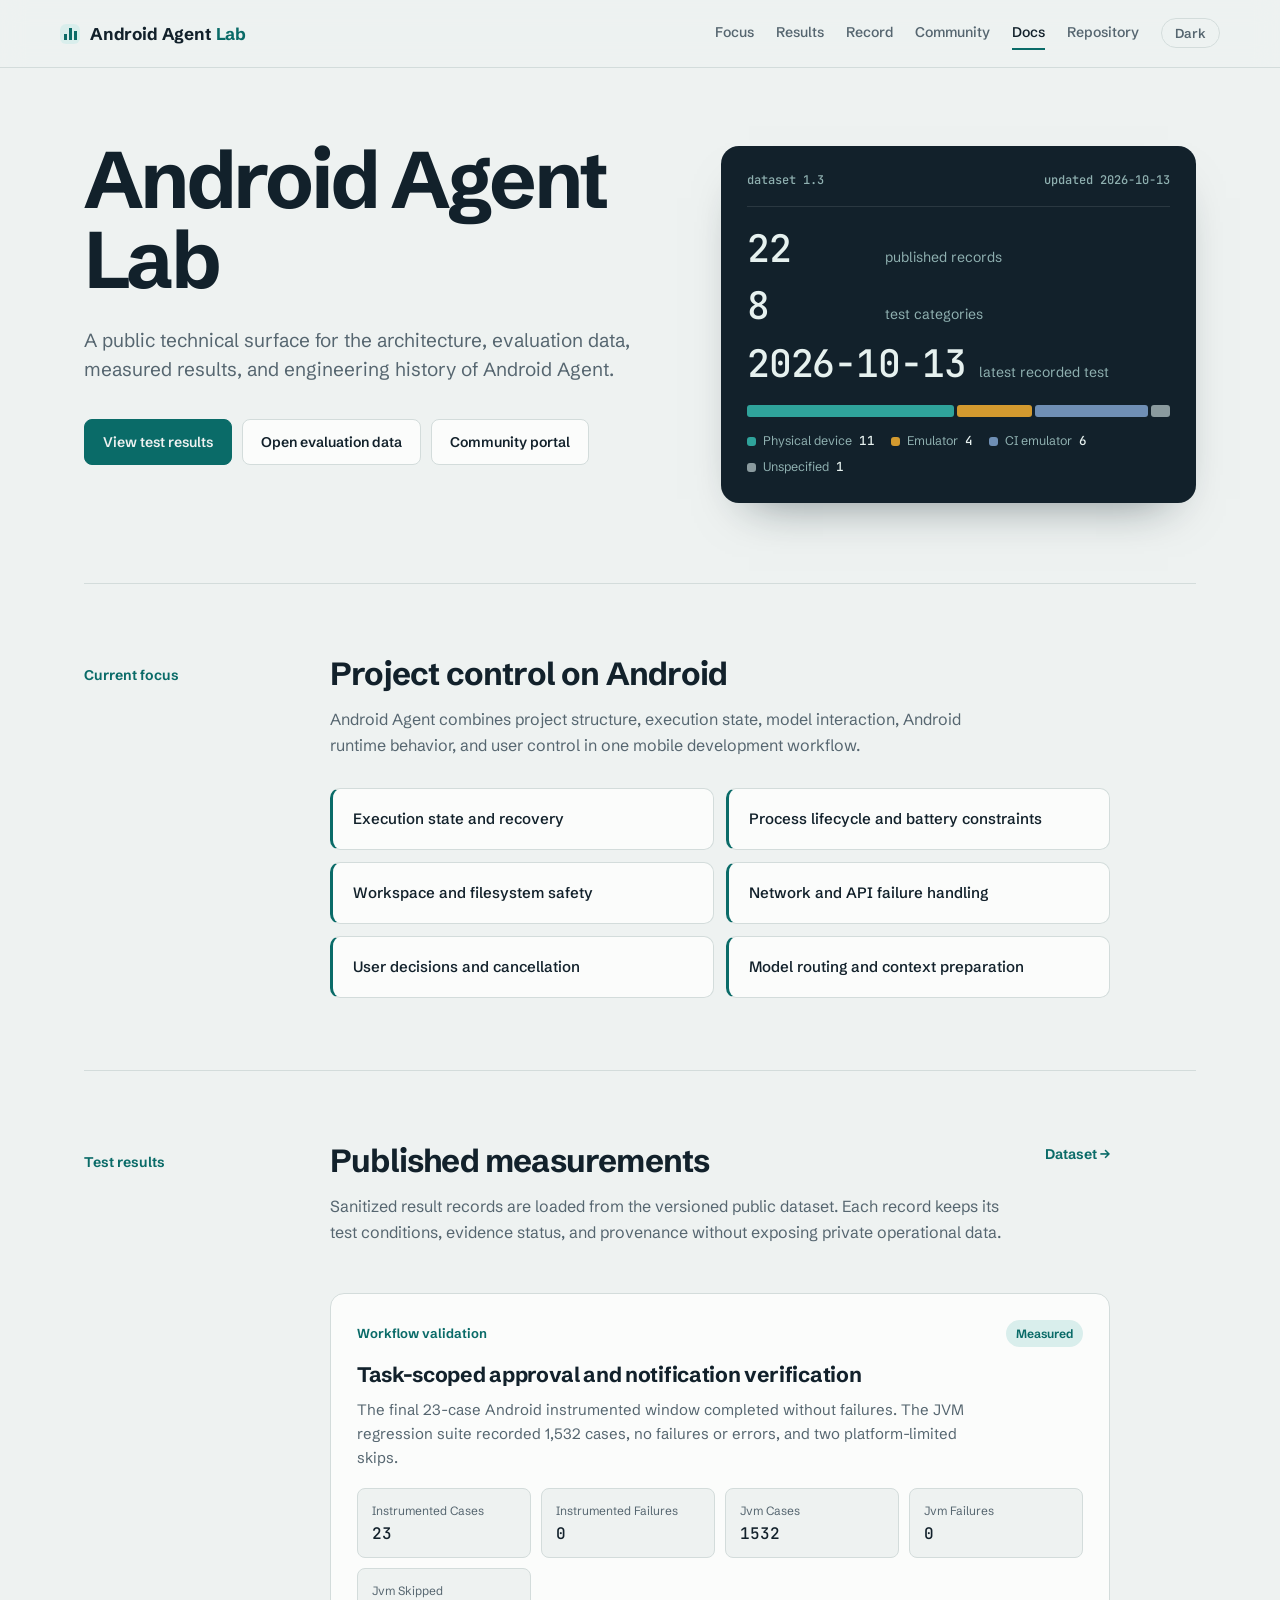
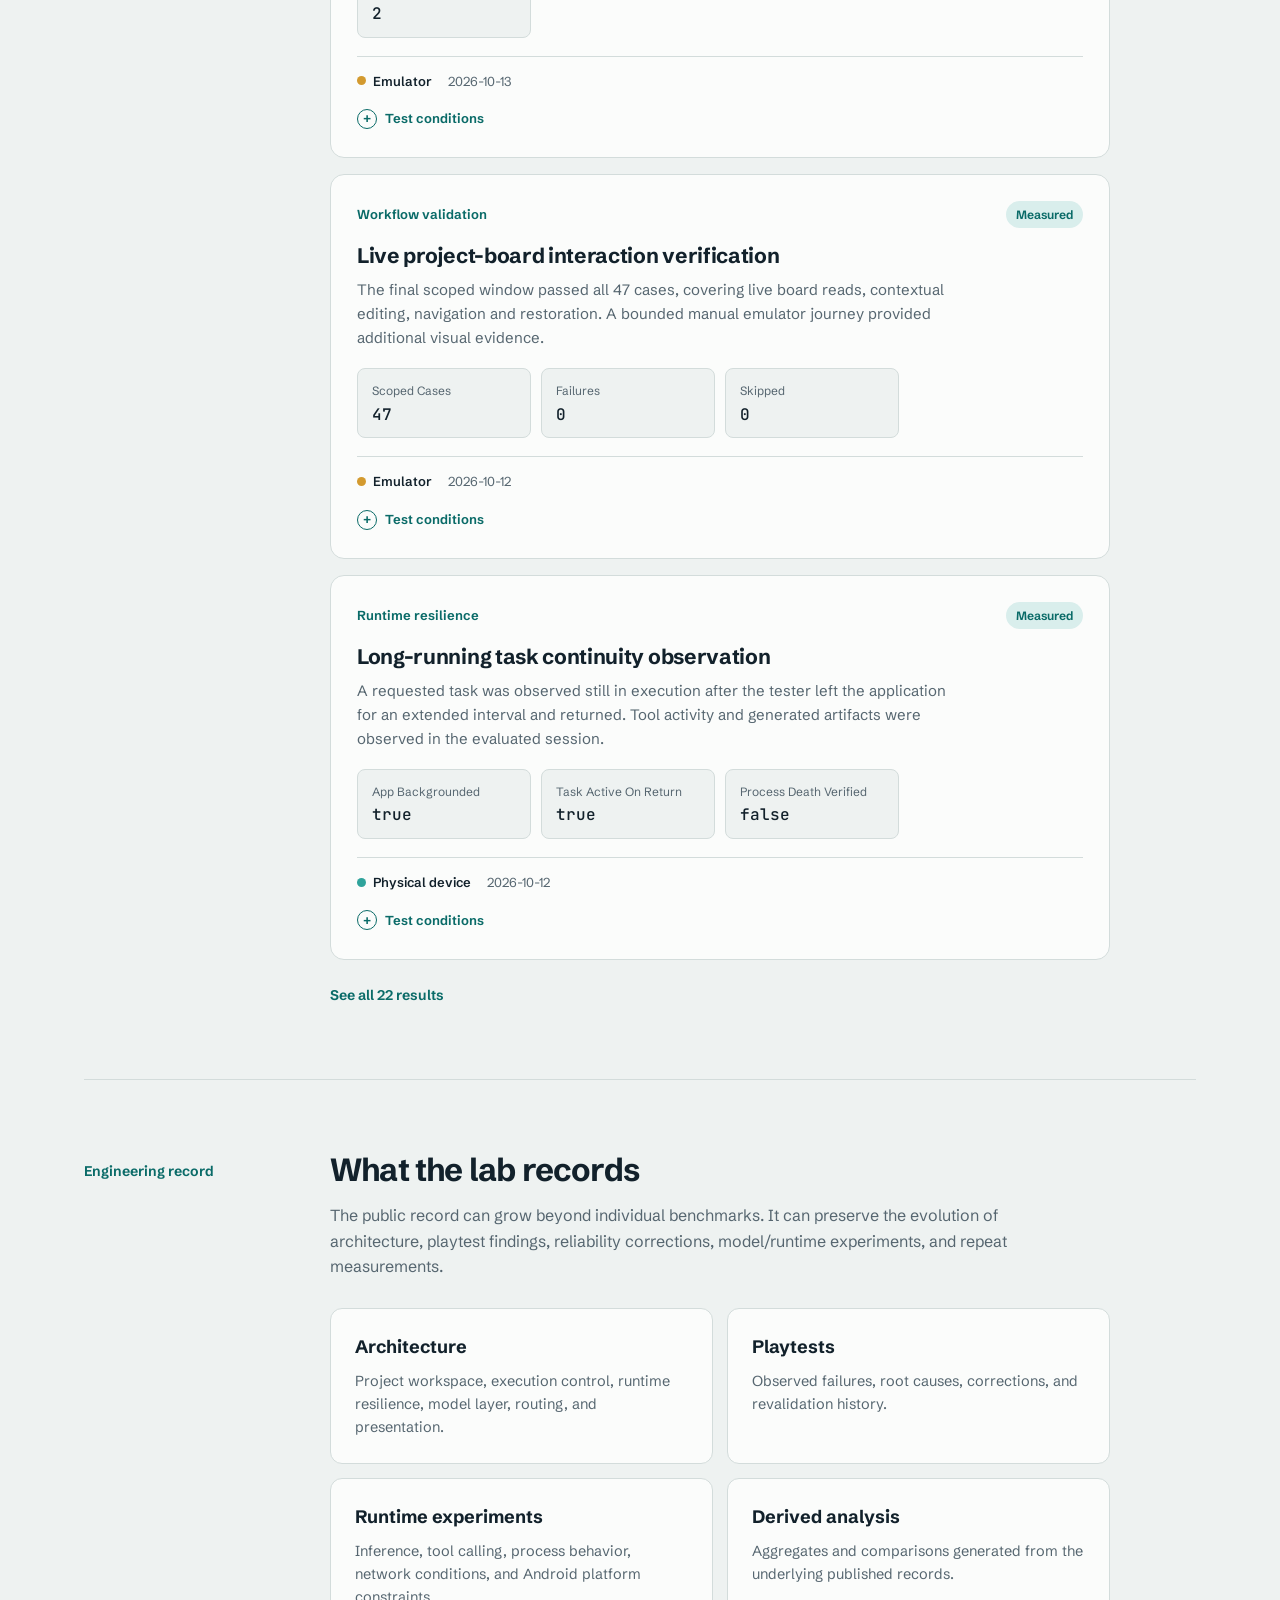
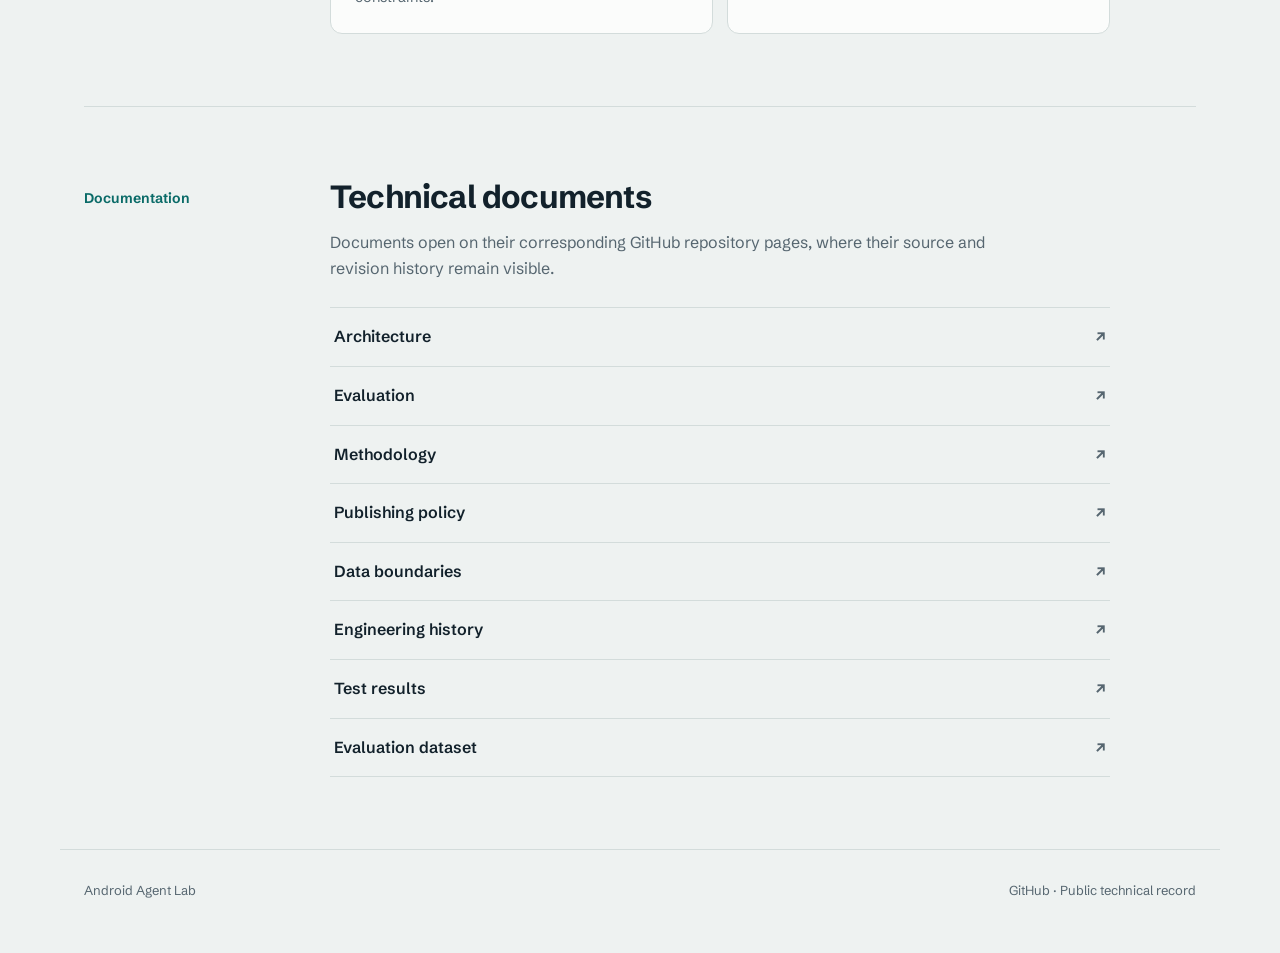
<file: index.html>
<!doctype html>
<html lang="en">
<head>
  <meta charset="utf-8">
  <meta name="viewport" content="width=device-width, initial-scale=1">
  <meta name="description" content="Public technical record, evaluation data, and engineering history for Android Agent.">
  <title>Android Agent Lab</title>
  <link rel="preconnect" href="https://fonts.googleapis.com"><link rel="preconnect" href="https://fonts.gstatic.com" crossorigin><link rel="stylesheet" href="https://fonts.googleapis.com/css2?family=JetBrains+Mono:wght@500&family=Schibsted+Grotesk:wght@400;550;650;700&display=swap"><link rel="stylesheet" href="styles.css">
</head>
<body>
  <header class="site-header">
    <a class="wordmark" href="./">Android Agent <span>Lab</span></a>
    <nav aria-label="Primary navigation">
      <a href="#focus">Focus</a>
      <a href="#results">Results</a>
      <a href="#record">Record</a>
      <a href="community.html">Community</a>
      <a href="#docs">Docs</a>
      <a href="https://github.com/JeanGoetten/Android-Agent-Lab">Repository</a>
    </nav>
  </header>

  <main>
    <section class="hero">
      
      <h1>Android Agent<br>Lab</h1>
      <p class="lede">
        A public technical surface for the architecture, evaluation data,
        measured results, and engineering history of Android Agent.
      </p>
      <div class="hero-actions">
        <a class="button primary" href="results.html">View test results</a>
        <a class="button" href="https://github.com/JeanGoetten/Android-Agent-Lab/tree/main/evaluation">Open evaluation data</a>
        <a class="button" href="community.html">Community portal</a>
      </div>
      <div class="readout" id="readout" aria-label="Dataset summary"><p class="loading">Loading&hellip;</p></div>
    </section>

    <section class="section-grid" id="focus">
      <div class="section-label">Current focus</div>
      <div class="section-content">
        <h2>Project control on Android</h2>
        <p>
          Android Agent combines project structure, execution state, model
          interaction, Android runtime behavior, and user control in one
          mobile development workflow.
        </p>
        <div class="feature-list">
          <article><span>Execution state and recovery</span></article>
          <article><span>Process lifecycle and battery constraints</span></article>
          <article><span>Workspace and filesystem safety</span></article>
          <article><span>Network and API failure handling</span></article>
          <article><span>User decisions and cancellation</span></article>
          <article><span>Model routing and context preparation</span></article>
        </div>
      </div>
    </section>

    <section class="results-section" id="results">
      <div class="section-label">Test results</div>
      <div class="section-content">
        <div class="results-heading">
          <div>
            <h2>Published measurements</h2>
            <p>
              Sanitized result records are loaded from the versioned public
              dataset. Each record keeps its test conditions, evidence status,
              and provenance without exposing private operational data.
            </p>
          </div>
          <a class="text-link" href="https://github.com/JeanGoetten/Android-Agent-Lab/tree/main/evaluation">Dataset →</a>
        </div>
        <div id="results-list" class="results-list" data-limit="3" aria-live="polite">
          <p class="loading">Loading published results…</p>
        </div>
        <div style="margin-top:22px"><a id="results-more" class="text-link" href="results.html" hidden></a></div>
      </div>
    </section>

    <section class="section-grid" id="record">
      <div class="section-label">Engineering record</div>
      <div class="section-content">
        <h2>What the lab records</h2>
        <p>
          The public record can grow beyond individual benchmarks. It can
          preserve the evolution of architecture, playtest findings,
          reliability corrections, model/runtime experiments, and repeat
          measurements.
        </p>
        <div class="record-grid">
          <article>
            
            <h3>Architecture</h3>
            <p>Project workspace, execution control, runtime resilience, model layer, routing, and presentation.</p>
          </article>
          <article>
            
            <h3>Playtests</h3>
            <p>Observed failures, root causes, corrections, and revalidation history.</p>
          </article>
          <article>
            
            <h3>Runtime experiments</h3>
            <p>Inference, tool calling, process behavior, network conditions, and Android platform constraints.</p>
          </article>
          <article>
            
            <h3>Derived analysis</h3>
            <p>Aggregates and comparisons generated from the underlying published records.</p>
          </article>
        </div>
      </div>
    </section>

    <section class="section-grid" id="docs">
      <div class="section-label">Documentation</div>
      <div class="section-content">
        <h2>Technical documents</h2>
        <p>Documents open on their corresponding GitHub repository pages, where their source and revision history remain visible.</p>
        <div class="doc-list">
          <a href="https://github.com/JeanGoetten/Android-Agent-Lab/blob/main/docs/architecture.md"><span>Architecture</span><b>↗</b></a>
          <a href="https://github.com/JeanGoetten/Android-Agent-Lab/blob/main/docs/evaluation.md"><span>Evaluation</span><b>↗</b></a>
          <a href="https://github.com/JeanGoetten/Android-Agent-Lab/blob/main/docs/methodology.md"><span>Methodology</span><b>↗</b></a>
          <a href="https://github.com/JeanGoetten/Android-Agent-Lab/blob/main/docs/publishing-policy.md"><span>Publishing policy</span><b>↗</b></a>
          <a href="https://github.com/JeanGoetten/Android-Agent-Lab/blob/main/docs/privacy-boundaries.md"><span>Data boundaries</span><b>↗</b></a>
          <a href="https://github.com/JeanGoetten/Android-Agent-Lab/blob/main/docs/engineering-history.md"><span>Engineering history</span><b>↗</b></a>
          <a href="https://jeangoetten.github.io/Android-Agent-Lab/results.html"><span>Test results</span><b>↗</b></a>
          <a href="https://github.com/JeanGoetten/Android-Agent-Lab/tree/main/evaluation"><span>Evaluation dataset</span><b>↗</b></a>
        </div>
      </div>
    </section>
  </main>

  <footer>
    <span>Android Agent Lab</span>
    <span><a href="https://github.com/JeanGoetten/Android-Agent-Lab">GitHub</a> · Public technical record</span>
  </footer>

  <script src="app.js" defer></script>
</body>
</html>
</file>
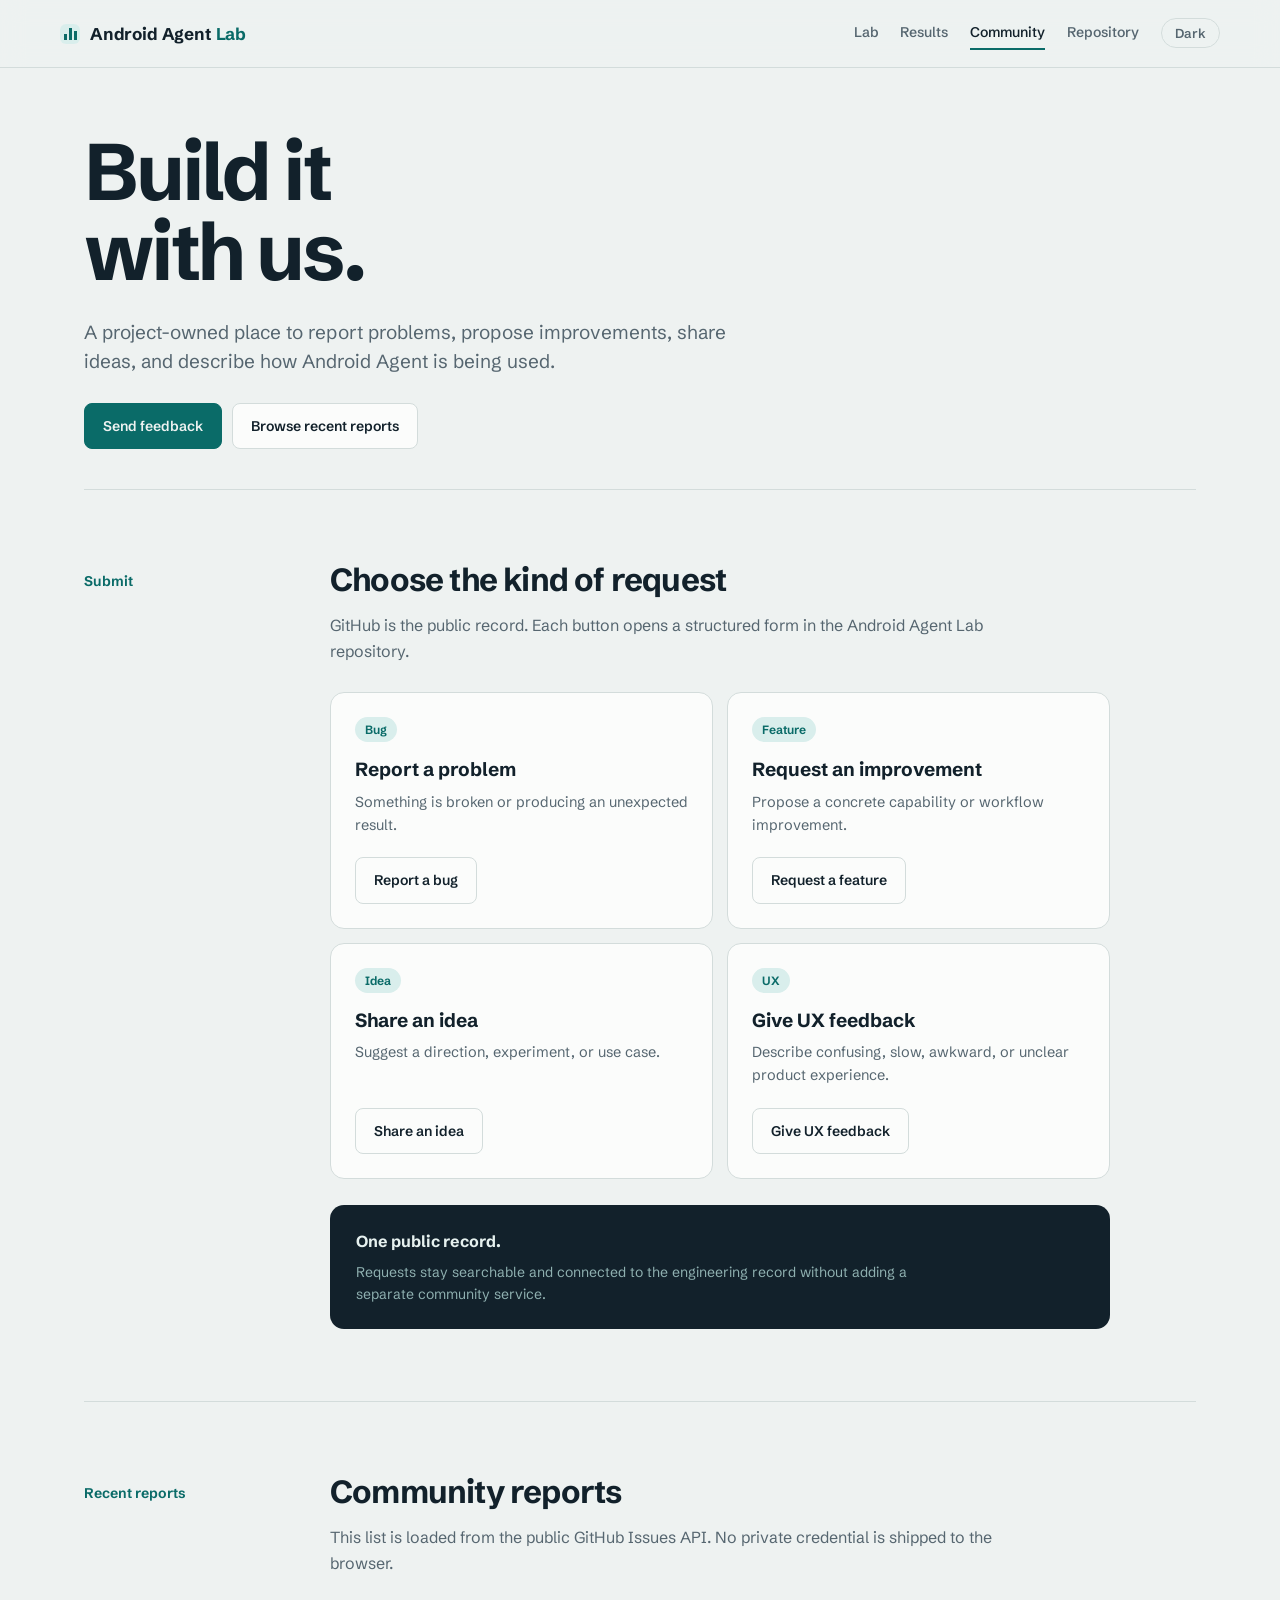
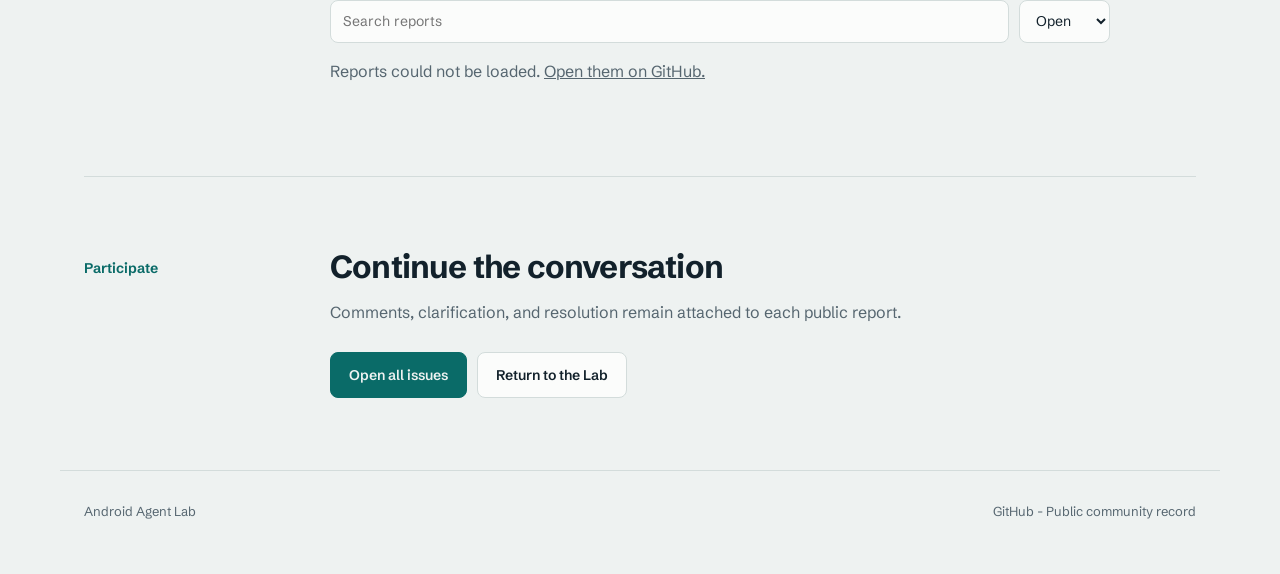
<file: community.html>
<!doctype html>
<html lang="en">
<head><meta charset="utf-8"><meta name="viewport" content="width=device-width,initial-scale=1"><meta name="description" content="Android Agent community portal"><title>Community - Android Agent Lab</title><link rel="preconnect" href="https://fonts.googleapis.com"><link rel="preconnect" href="https://fonts.gstatic.com" crossorigin><link rel="stylesheet" href="https://fonts.googleapis.com/css2?family=JetBrains+Mono:wght@500&family=Schibsted+Grotesk:wght@400;550;650;700&display=swap"><link rel="stylesheet" href="styles.css">
</head>
<body>
<header class="site-header"><a class="wordmark" href="./">Android Agent <span>Lab</span></a><nav aria-label="Primary navigation"><a href="./">Lab</a><a href="results.html">Results</a><a href="community.html" aria-current="page">Community</a><a href="https://github.com/JeanGoetten/Android-Agent-Lab">Repository</a></nav></header>
<main>
<section class="community-hero"><h1>Build it<br>with us.</h1><p class="lede">A project-owned place to report problems, propose improvements, share ideas, and describe how Android Agent is being used.</p><div class="hero-actions"><a class="button primary" href="#submit">Send feedback</a><a class="button" href="#recent">Browse recent reports</a></div></section>
<section class="section-grid" id="submit"><div class="section-label">Submit</div><div class="section-content"><h2>Choose the kind of request</h2><p>GitHub is the public record. Each button opens a structured form in the Android Agent Lab repository.</p><div class="community-grid">
<article class="community-card"><span class="tag">Bug</span><h3>Report a problem</h3><p>Something is broken or producing an unexpected result.</p><a class="button" href="https://github.com/JeanGoetten/Android-Agent-Lab/issues/new?template=bug_report.yml">Report a bug</a></article>
<article class="community-card"><span class="tag">Feature</span><h3>Request an improvement</h3><p>Propose a concrete capability or workflow improvement.</p><a class="button" href="https://github.com/JeanGoetten/Android-Agent-Lab/issues/new?template=feature_request.yml">Request a feature</a></article>
<article class="community-card"><span class="tag">Idea</span><h3>Share an idea</h3><p>Suggest a direction, experiment, or use case.</p><a class="button" href="https://github.com/JeanGoetten/Android-Agent-Lab/issues/new?template=idea.yml">Share an idea</a></article>
<article class="community-card"><span class="tag">UX</span><h3>Give UX feedback</h3><p>Describe confusing, slow, awkward, or unclear product experience.</p><a class="button" href="https://github.com/JeanGoetten/Android-Agent-Lab/issues/new?template=ux_feedback.yml">Give UX feedback</a></article>
</div><div class="community-note"><strong>One public record.</strong><p>Requests stay searchable and connected to the engineering record without adding a separate community service.</p></div></div></section>
<section class="section-grid" id="recent"><div class="section-label">Recent reports</div><div class="section-content"><h2>Community reports</h2><p>This list is loaded from the public GitHub Issues API. No private credential is shipped to the browser.</p><div class="issue-toolbar"><input id="issue-search" type="search" placeholder="Search reports" aria-label="Search reports"><select id="issue-state" aria-label="Issue state"><option value="open">Open</option><option value="closed">Closed</option><option value="all">All</option></select></div><div id="issue-list" class="issue-list" aria-live="polite"><p>Loading community reports...</p></div></div></section>
<section class="section-grid"><div class="section-label">Participate</div><div class="section-content"><h2>Continue the conversation</h2><p>Comments, clarification, and resolution remain attached to each public report.</p><div class="hero-actions"><a class="button primary" href="https://github.com/JeanGoetten/Android-Agent-Lab/issues">Open all issues</a><a class="button" href="./">Return to the Lab</a></div></div></section>
</main><footer><span>Android Agent Lab</span><span><a href="https://github.com/JeanGoetten/Android-Agent-Lab">GitHub</a> - Public community record</span></footer>
<script>
const API="https://api.github.com/repos/JeanGoetten/Android-Agent-Lab/issues";const esc=v=>String(v??"").replace(/[&<>"]/g,c=>({"&":"&amp;","<":"&lt;",">":"&gt;",'"':"&quot;"}[c]));const state=document.getElementById("issue-state"),search=document.getElementById("issue-search"),target=document.getElementById("issue-list");let issues=[];
const isCommunity=i=>/^\[(Bug|Feature|Idea|UX)\]/i.test(i.title);
async function load(){target.innerHTML="<p>Loading community reports...</p>";try{const r=await fetch(API+"?state="+state.value+"&per_page=50",{headers:{"Accept":"application/vnd.github+json"},cache:"no-store"});if(!r.ok)throw 0;issues=(await r.json()).filter(isCommunity);render()}catch(e){target.innerHTML='<p>Reports could not be loaded. <a href="https://github.com/JeanGoetten/Android-Agent-Lab/issues">Open them on GitHub.</a></p>'}}
function render(){const q=search.value.trim().toLowerCase(),list=issues.filter(i=>!q||(i.title+" "+(i.body||"")).toLowerCase().includes(q));if(!list.length){target.innerHTML="<p>No community reports match this view.</p>";return}target.innerHTML=list.map(i=>{const labels=(i.labels||[]).map(l=>'<span class="issue-label">'+esc(l.name)+"</span>").join(" | ");const d=new Date(i.updated_at).toLocaleDateString(undefined,{year:"numeric",month:"short",day:"numeric"});return '<article class="issue-item"><a href="'+esc(i.html_url)+'"><div class="issue-title">'+esc(i.title)+'</div></a><div class="issue-meta"><span>#'+i.number+'</span><span>'+esc(i.state)+'</span><span>'+d+'</span>'+ (labels?'<span>'+labels+"</span>":"")+"</div></article>"}).join("")}
state.addEventListener("change",load);search.addEventListener("input",render);load();
</script><script src="app.js" defer></script></body></html>
</file>
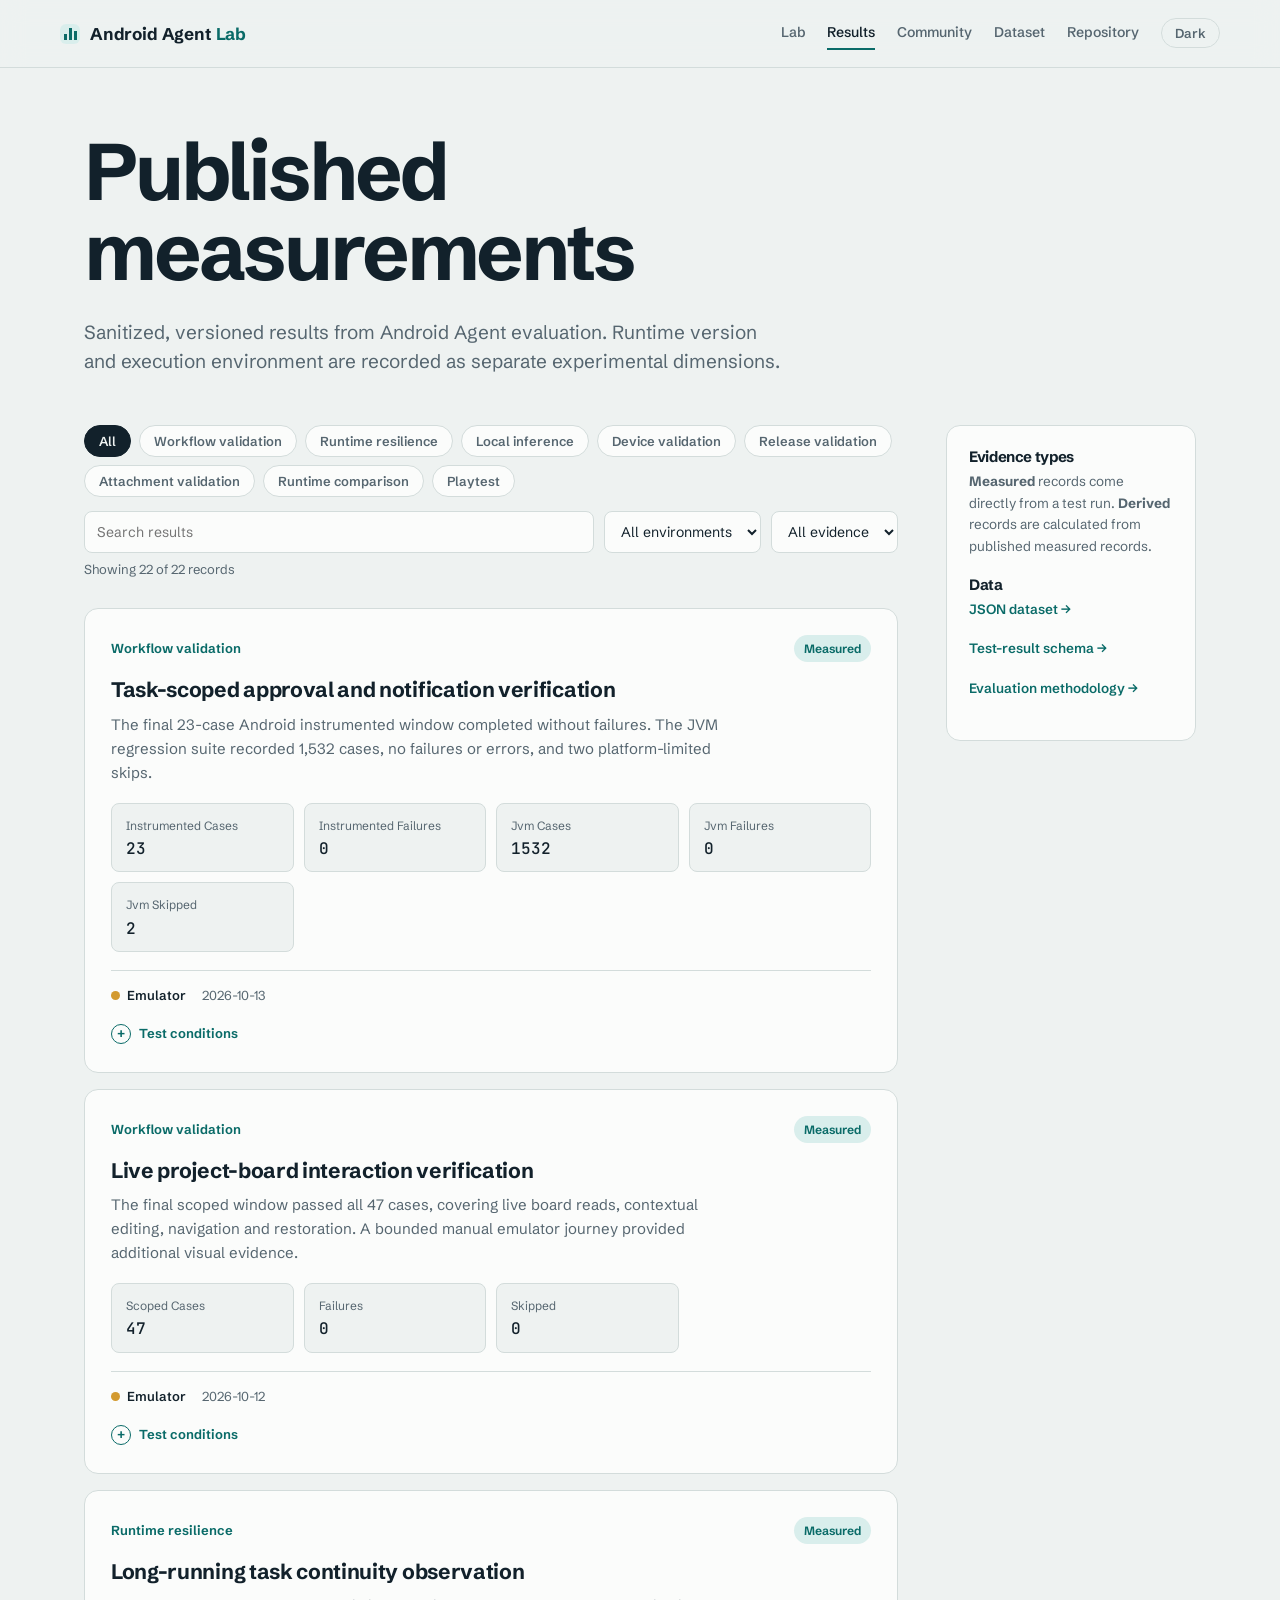
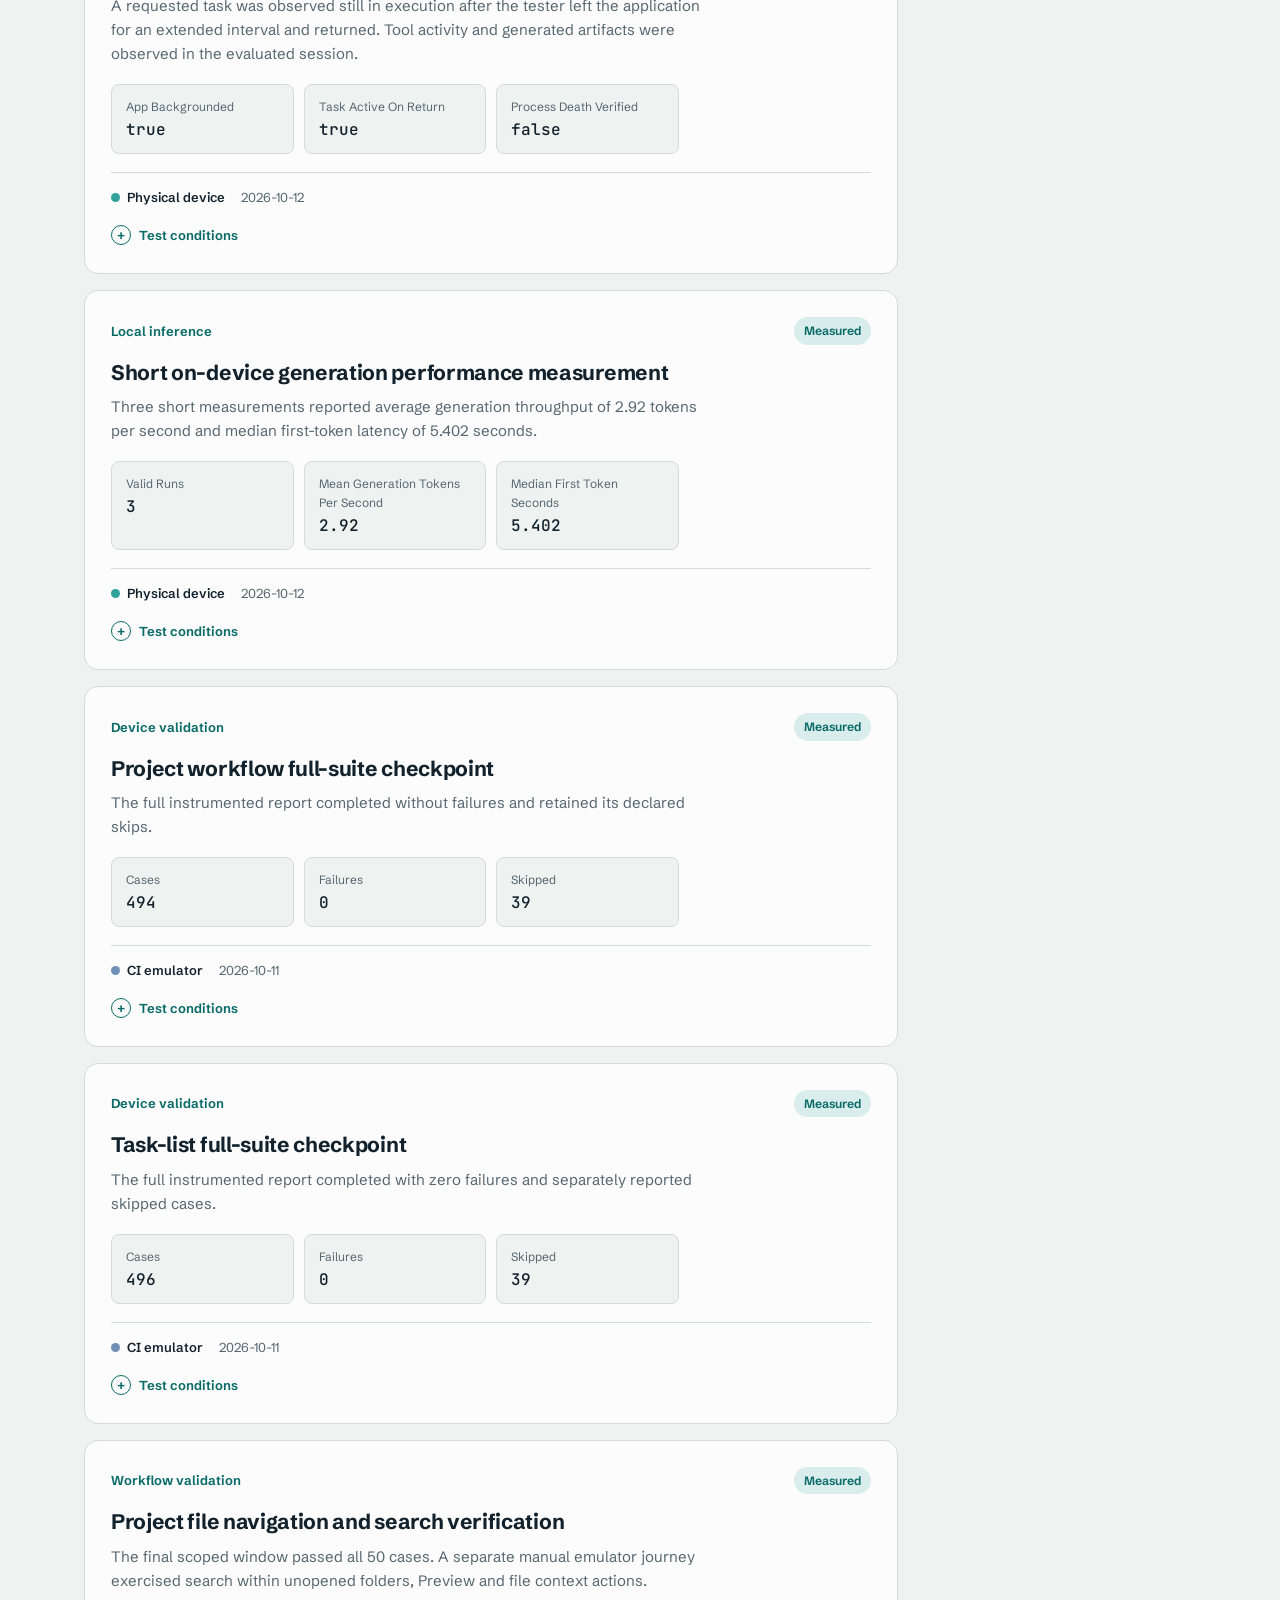
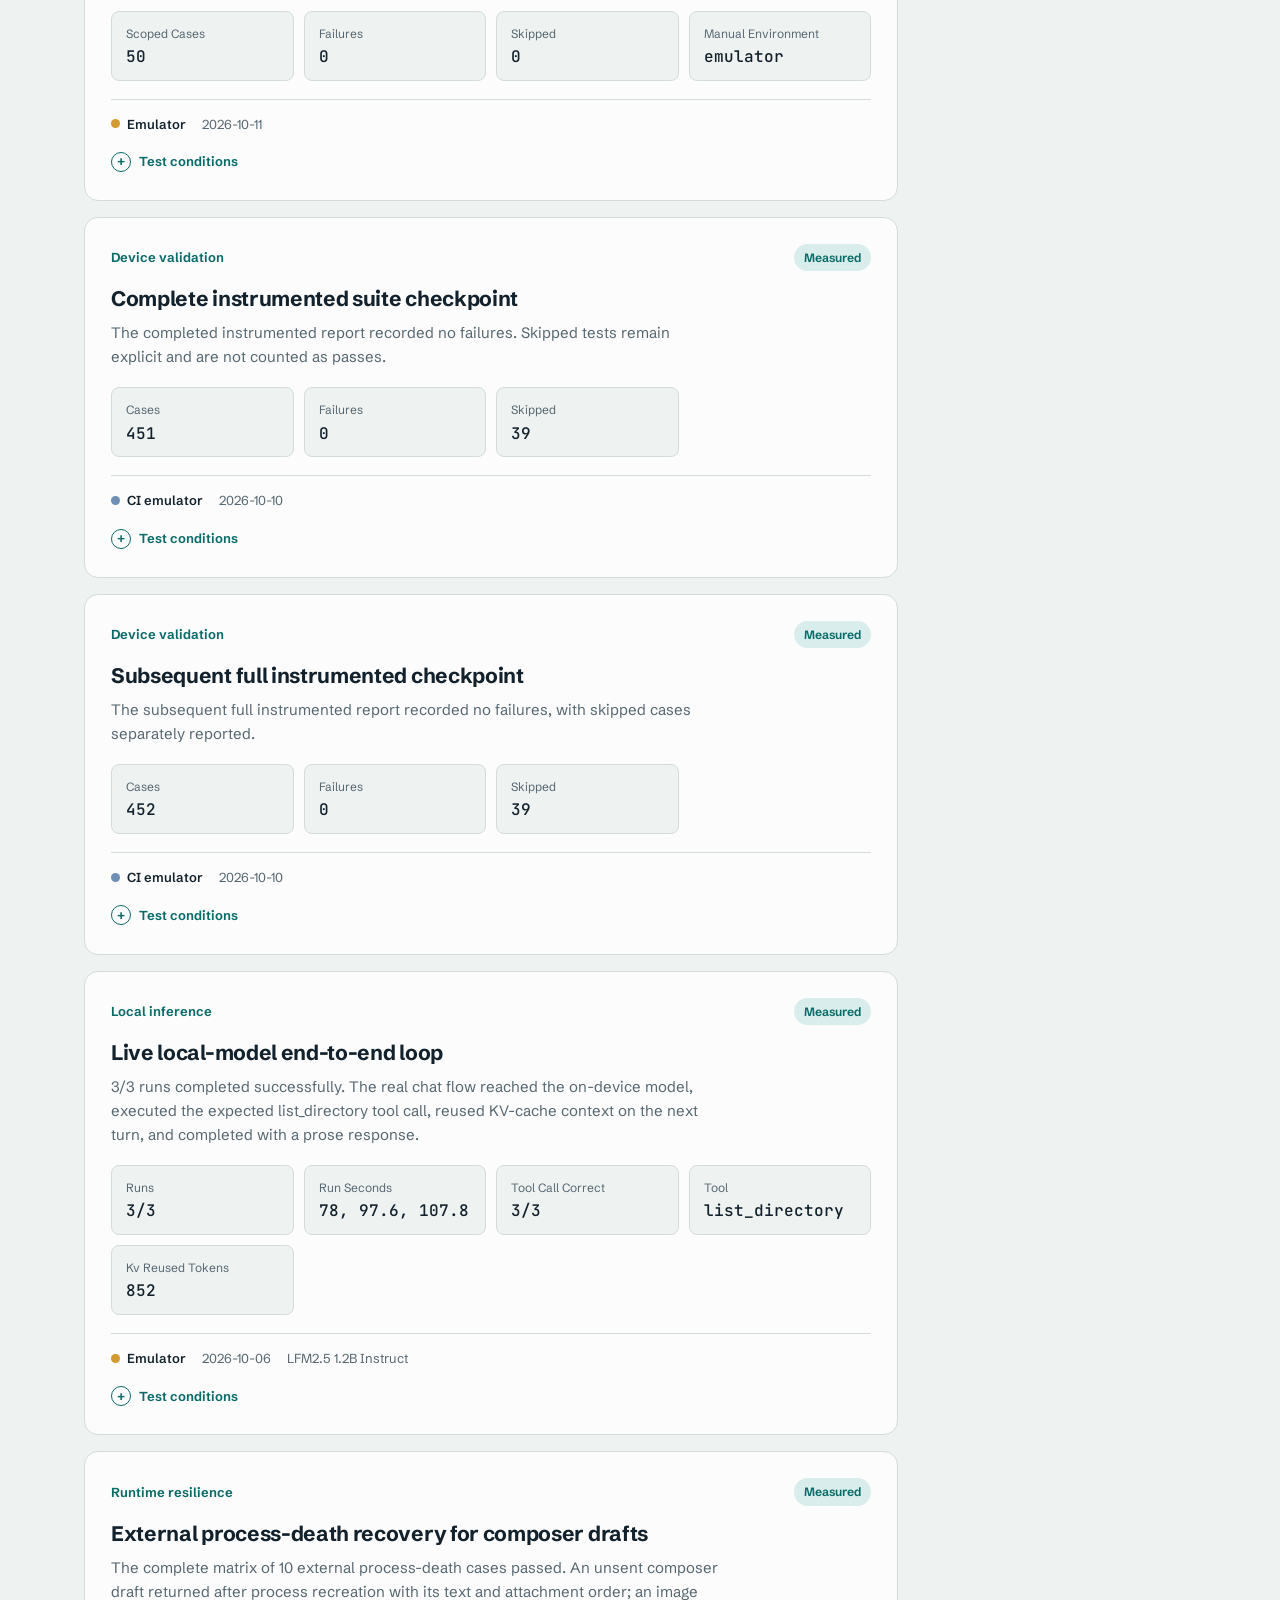
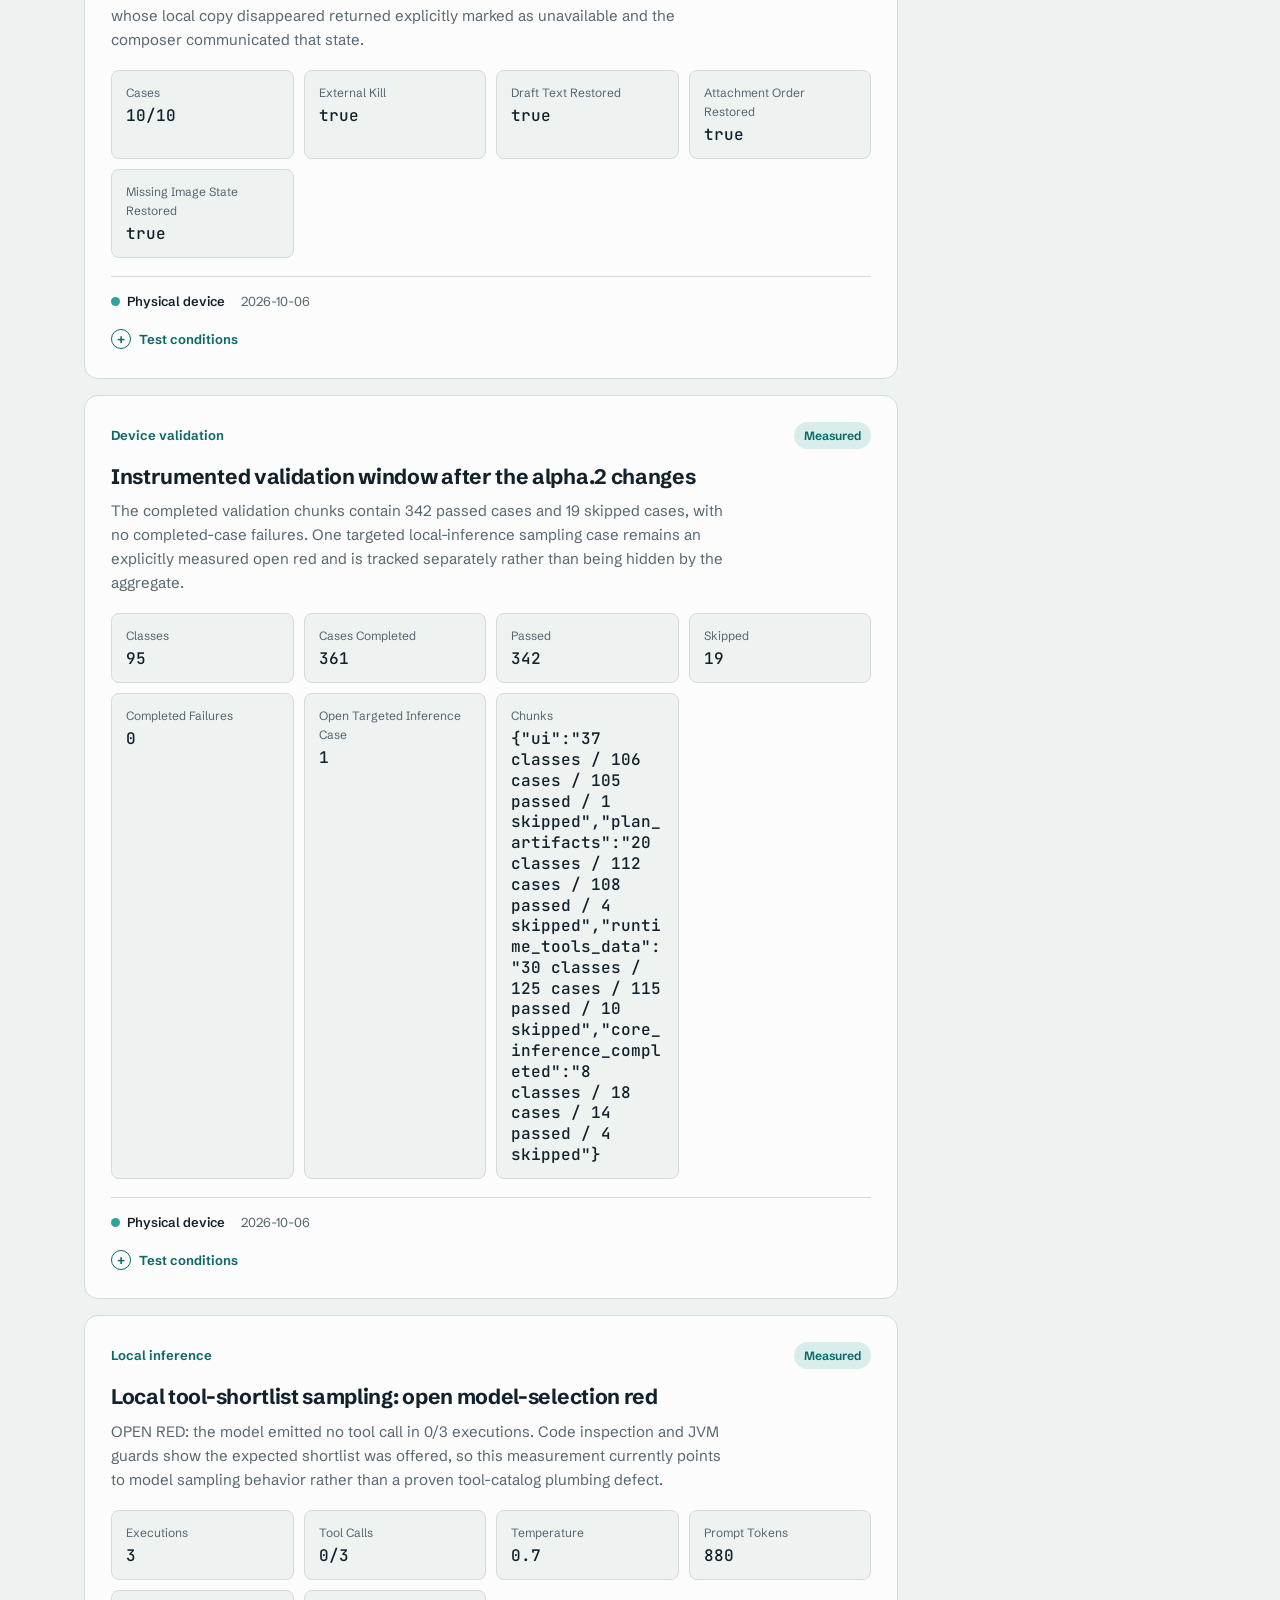
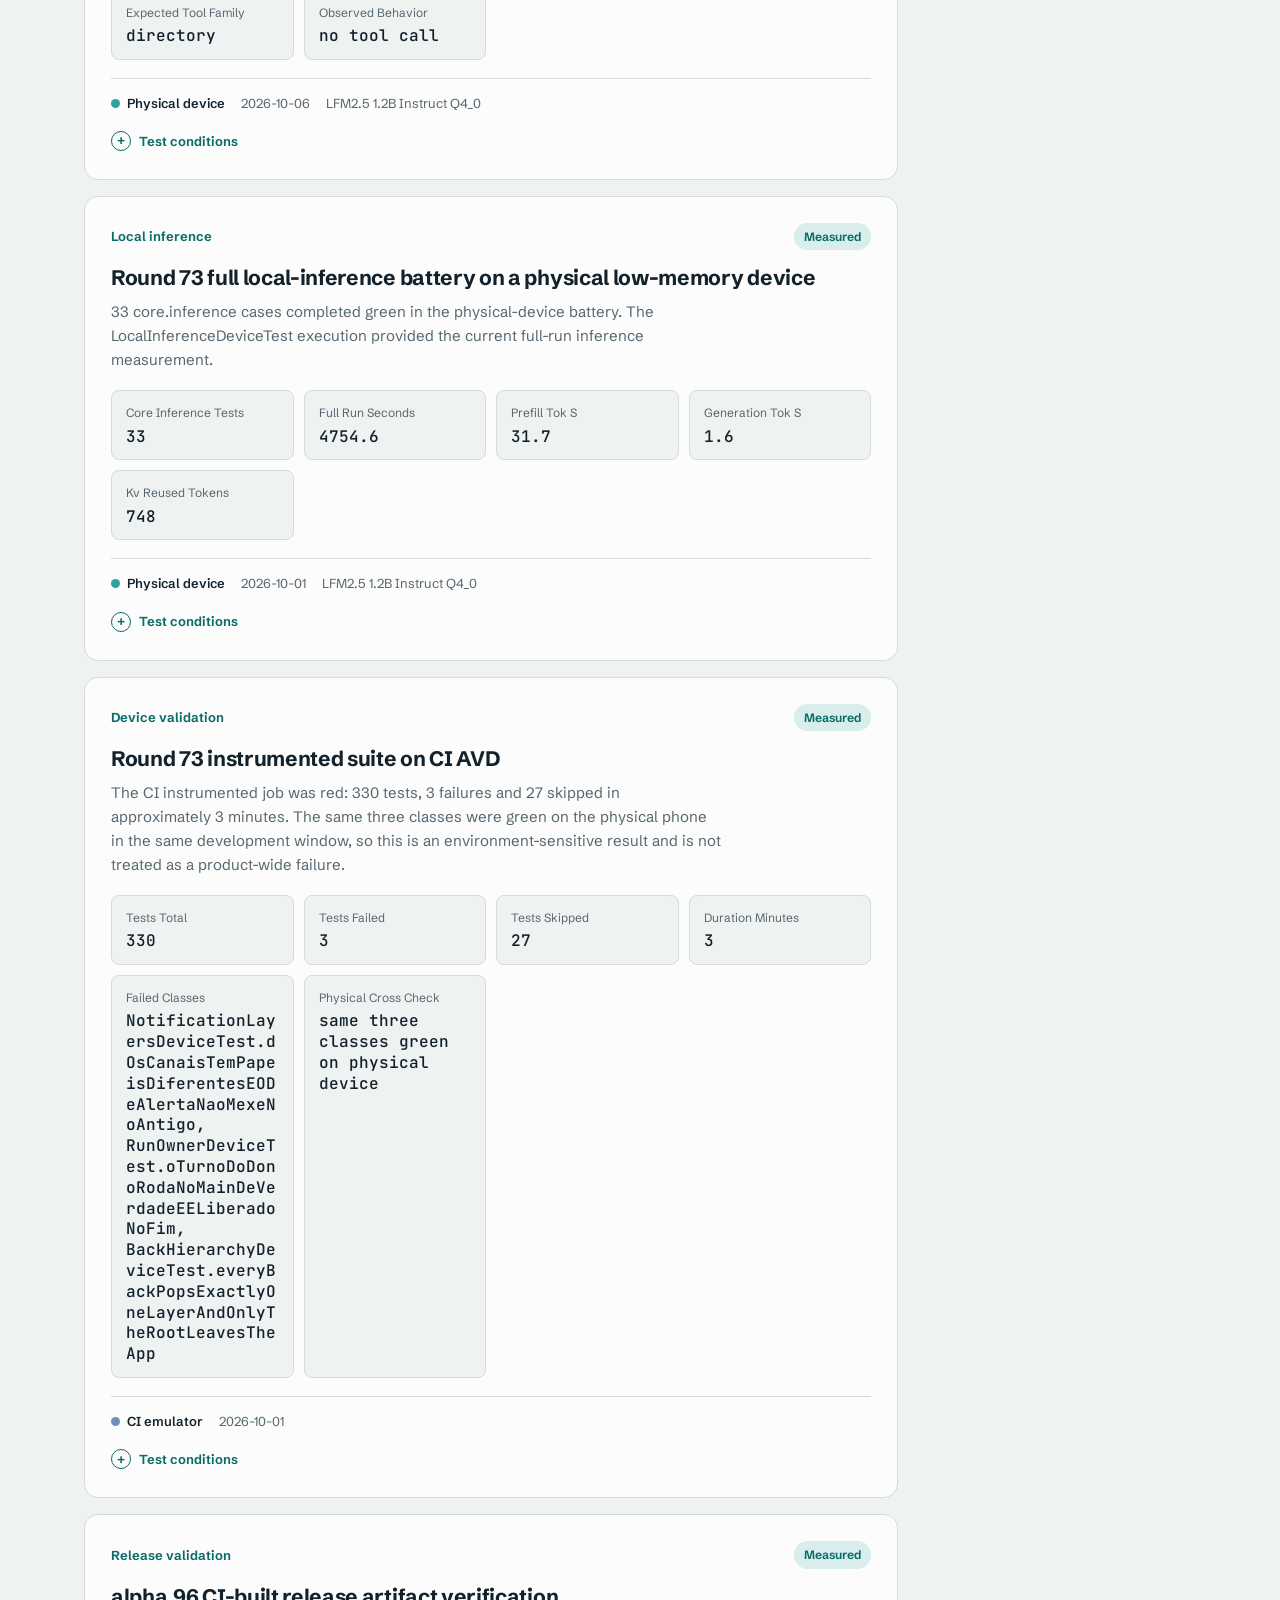
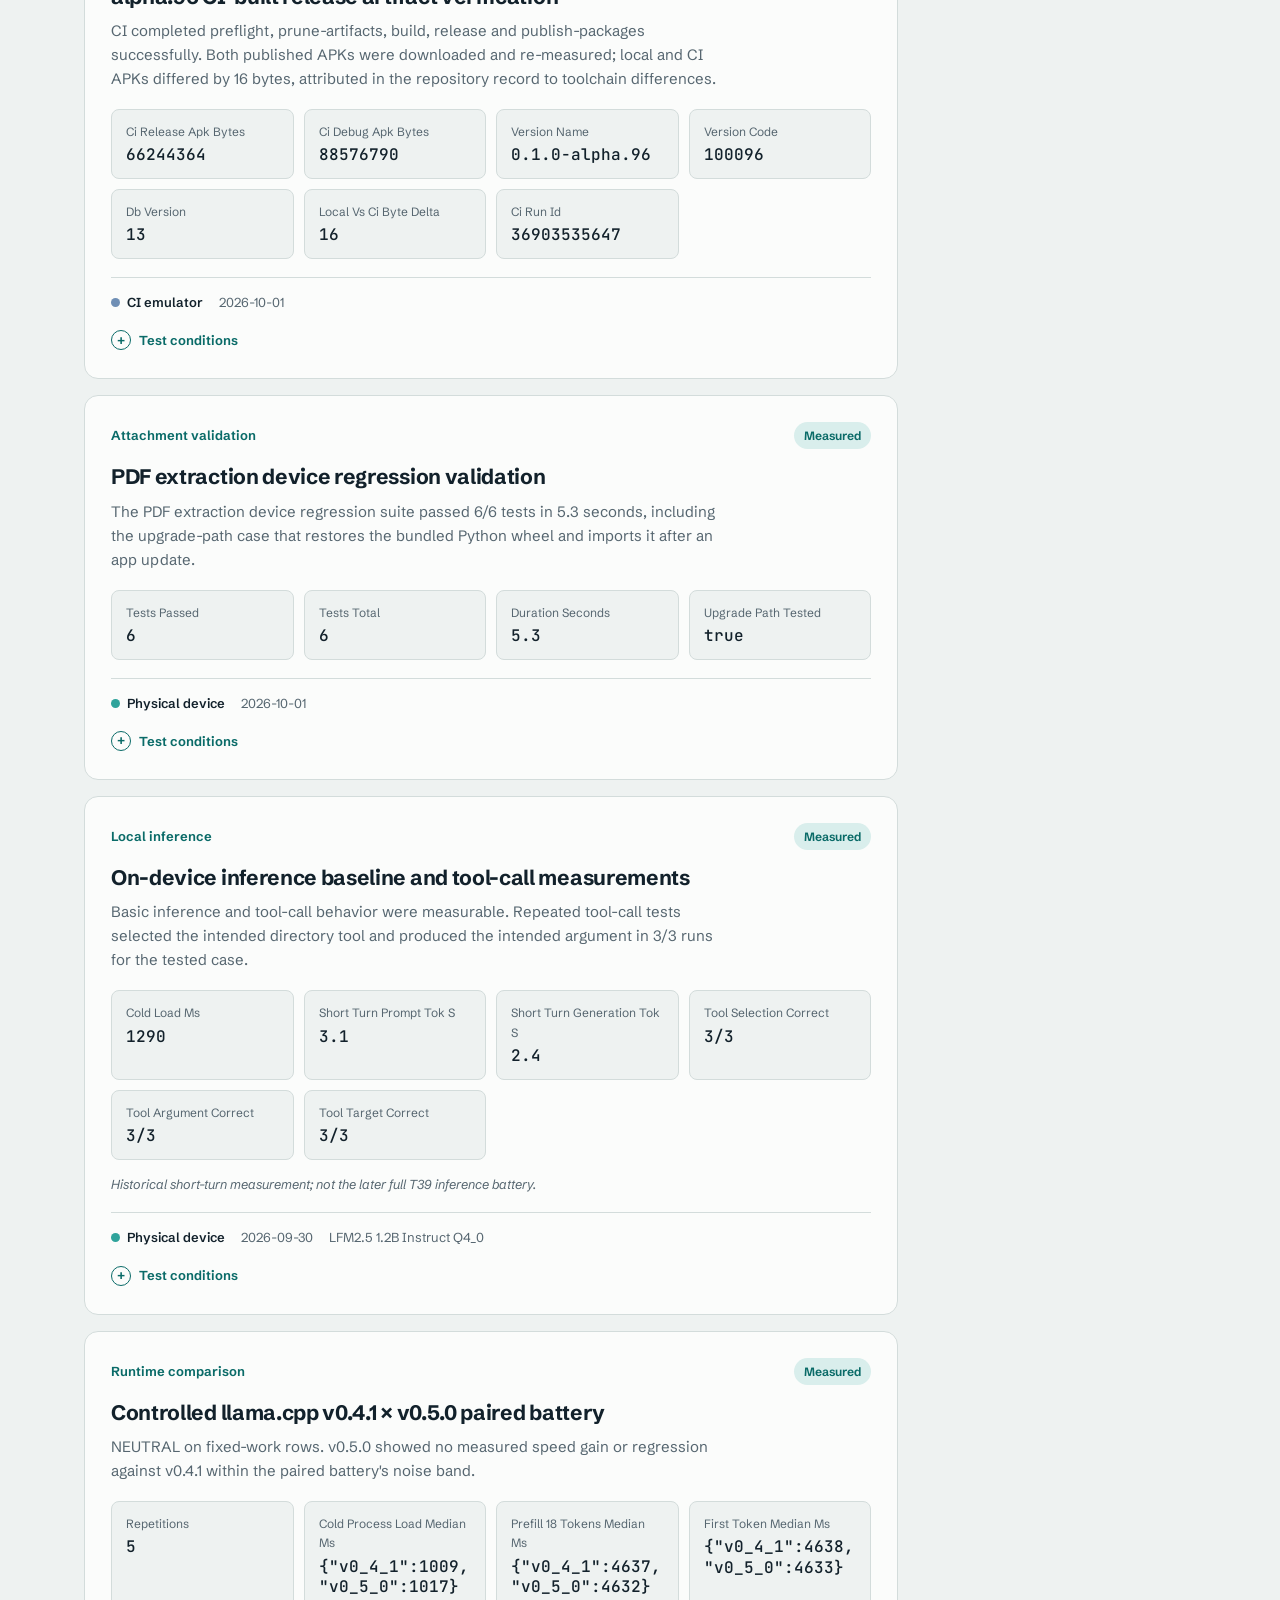
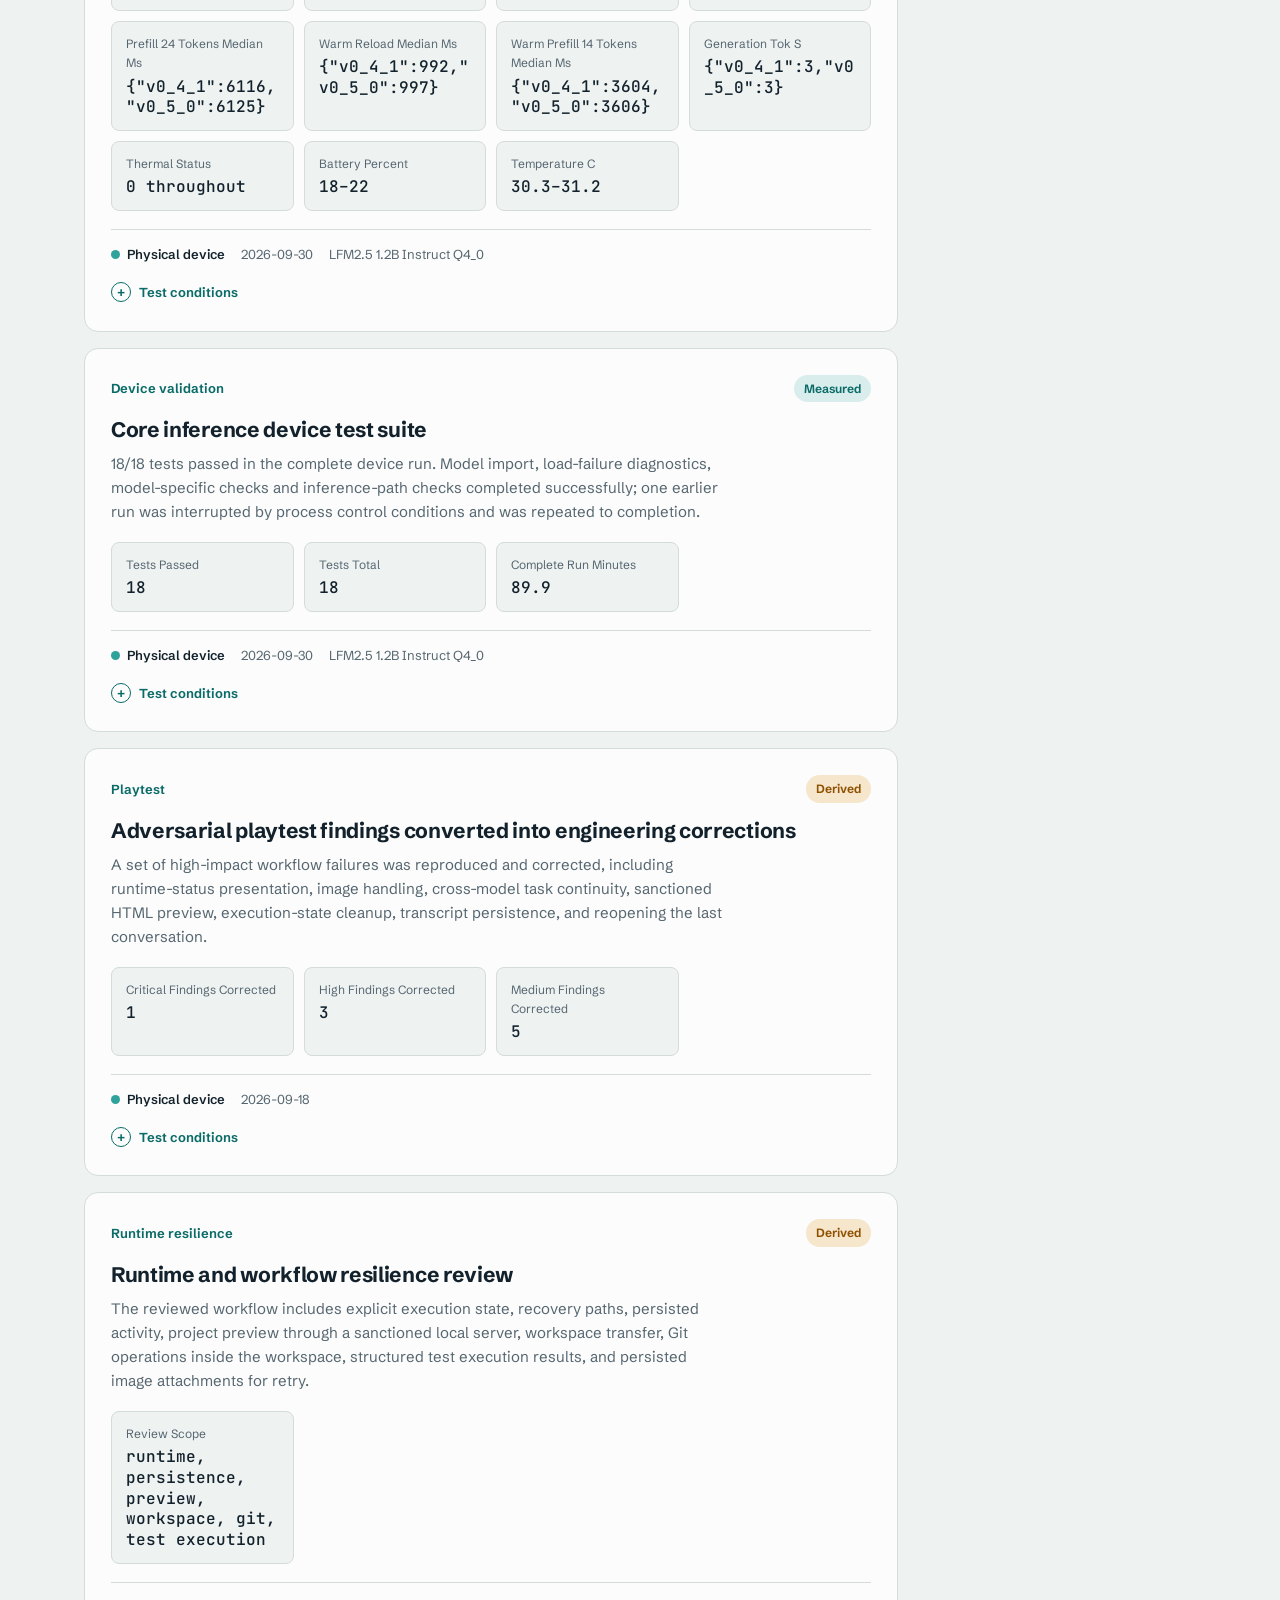
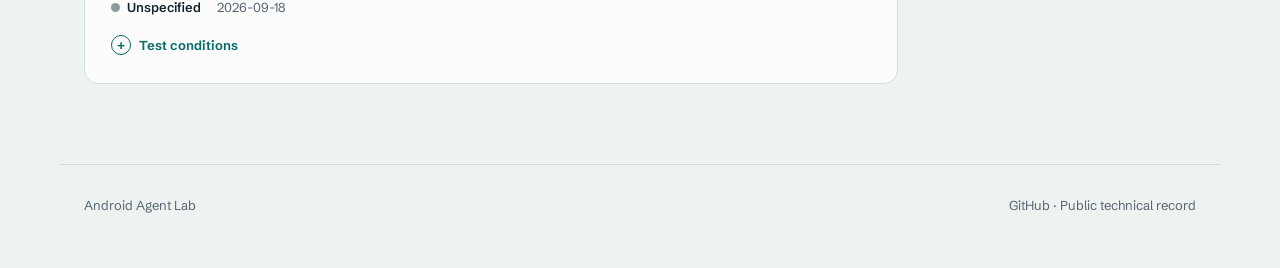
<file: results.html>
<!doctype html>
<html lang="en">
<head><meta charset="utf-8"><meta name="viewport" content="width=device-width,initial-scale=1"><meta name="description" content="Sanitized, versioned test results from Android Agent evaluation."><title>Test Results &mdash; Android Agent Lab</title><link rel="preconnect" href="https://fonts.googleapis.com"><link rel="preconnect" href="https://fonts.gstatic.com" crossorigin><link rel="stylesheet" href="https://fonts.googleapis.com/css2?family=JetBrains+Mono:wght@500&family=Schibsted+Grotesk:wght@400;550;650;700&display=swap"><link rel="stylesheet" href="styles.css"></head>
<body>
<header class="site-header"><a class="wordmark" href="./">Android Agent <span>Lab</span></a><nav aria-label="Primary navigation"><a href="./">Lab</a><a href="results.html" aria-current="page">Results</a><a href="community.html">Community</a><a href="https://github.com/JeanGoetten/Android-Agent-Lab/tree/main/evaluation">Dataset</a><a href="https://github.com/JeanGoetten/Android-Agent-Lab">Repository</a></nav></header>
<main>
<section class="hero-page"><h1>Published measurements</h1><p class="lede">Sanitized, versioned results from Android Agent evaluation. Runtime version and execution environment are recorded as separate experimental dimensions.</p></section>
<section class="results-page">
<div>
<div id="filters" class="filters">
<div id="chips" class="chips" role="group" aria-label="Filter by category"></div>
<div class="filter-row"><input id="q" type="search" placeholder="Search results" aria-label="Search results"><select id="env" aria-label="Execution environment"><option value="all">All environments</option><option value="physical">Physical device</option><option value="avd">Emulator</option><option value="ci_avd">CI emulator</option><option value="unknown">Unspecified</option></select><select id="evidence" aria-label="Evidence type"><option value="all">All evidence</option><option value="measured">Measured</option><option value="derived">Derived</option></select></div>
</div>
<p id="count" class="count" aria-live="polite"></p>
<div id="results-list" class="results-list" aria-live="polite"><p class="loading">Loading published results&hellip;</p></div>
</div>
<aside>
<h2>Evidence types</h2>
<p><b>Measured</b> records come directly from a test run. <b>Derived</b> records are calculated from published measured records.</p>
<h2>Data</h2>
<p><a href="evaluation/results/public-results.json">JSON dataset &rarr;</a></p>
<p><a href="evaluation/schemas/test-result.schema.json">Test-result schema &rarr;</a></p>
<p><a href="https://github.com/JeanGoetten/Android-Agent-Lab/blob/main/docs/methodology.md">Evaluation methodology &rarr;</a></p>
</aside>
</section>
</main>
<footer><span>Android Agent Lab</span><span><a href="https://github.com/JeanGoetten/Android-Agent-Lab">GitHub</a> &middot; Public technical record</span></footer>
<script src="app.js" defer></script>
</body></html>
</file>
<file: styles.css>
:root{--bg:#eef2f1;--surface:#fbfcfb;--ink:#12212b;--muted:#566670;--line:#d3dcdb;--accent:#0a6b68;--accent-soft:#d9eeec;--amber:#8f5100;--amber-soft:#f6e6cc;--panel:#12212b;--panel-ink:#e6f1ef;--panel-muted:#8fb0b0;--physical:#2fa39b;--avd:#d39a2f;--ci_avd:#6f8fb5;--unknown:#8a9a9e;--max:1160px;--font:"Schibsted Grotesk",ui-sans-serif,system-ui,-apple-system,"Segoe UI",sans-serif;--mono:"JetBrains Mono",ui-monospace,SFMono-Regular,Consolas,monospace}
:root[data-theme=dark]{--bg:#0e171c;--surface:#15222a;--ink:#e4eeed;--muted:#8fa4a8;--line:#25363e;--accent:#5fcfc6;--accent-soft:#17383a;--amber:#f0b35a;--amber-soft:#3a2d17;--panel:#0a1216}
@media(prefers-color-scheme:dark){:root:not([data-theme=light]){--bg:#0e171c;--surface:#15222a;--ink:#e4eeed;--muted:#8fa4a8;--line:#25363e;--accent:#5fcfc6;--accent-soft:#17383a;--amber:#f0b35a;--amber-soft:#3a2d17;--panel:#0a1216}}
*{box-sizing:border-box}
html{scroll-behavior:smooth;scroll-padding-top:88px}
body{margin:0;background:var(--bg);color:var(--ink);font:400 16px/1.6 var(--font);-webkit-font-smoothing:antialiased}
a{color:inherit}
:focus-visible{outline:2px solid var(--accent);outline-offset:3px;border-radius:4px}
.site-header{position:sticky;top:0;z-index:20;height:68px;display:flex;align-items:center;justify-content:space-between;padding:0 max(24px,calc((100% - var(--max))/2));background:color-mix(in srgb,var(--bg) 84%,transparent);backdrop-filter:saturate(1.4) blur(12px);border-bottom:1px solid var(--line)}
.wordmark{text-decoration:none;font-size:17px;font-weight:700;letter-spacing:-.01em;display:inline-flex;align-items:center}
.wordmark span{color:var(--accent);margin-left:.28em}
.wordmark::before{content:"";width:20px;height:20px;margin-right:10px;border-radius:6px;background:linear-gradient(var(--accent),var(--accent)) 4px 10px/3px 6px no-repeat,linear-gradient(var(--accent),var(--accent)) 9px 4px/3px 12px no-repeat,linear-gradient(var(--accent),var(--accent)) 14px 7px/3px 9px no-repeat,var(--accent-soft)}
nav{display:flex;align-items:center;gap:22px}
nav a{font-size:14px;font-weight:550;text-decoration:none;color:var(--muted);padding:4px 0;border-bottom:2px solid transparent}
nav a:hover{color:var(--ink)}
nav a[aria-current]{color:var(--ink);border-bottom-color:var(--accent)}
.theme-toggle{font:600 13px var(--font);color:var(--muted);background:transparent;border:1px solid var(--line);border-radius:999px;padding:6px 13px;cursor:pointer}
.theme-toggle:hover{color:var(--ink);border-color:var(--muted)}
main{max-width:var(--max);margin:auto;padding:0 24px}
.hero{display:grid;grid-template-columns:minmax(0,1.1fr) minmax(0,.9fr);column-gap:56px;align-items:start;padding:72px 0 80px}
.hero>*{grid-column:1}
.hero>.readout{grid-column:2;grid-row:1/span 4}
.hero-page,.community-hero{display:block;max-width:820px;padding:64px 0 40px}
.eyebrow{display:none}
h1{margin:0;font-size:clamp(44px,7vw,80px);line-height:1;letter-spacing:-.04em;font-weight:700}
.lede{max-width:58ch;margin:26px 0 8px;color:var(--muted);font-size:19px;line-height:1.55}
.hero-actions{display:flex;flex-wrap:wrap;gap:10px;margin-top:26px}
.button{display:inline-flex;align-items:center;justify-content:center;padding:11px 18px;border:1px solid var(--line);border-radius:8px;background:var(--surface);text-decoration:none;font-size:14px;font-weight:600;transition:border-color .15s,background .15s}
.button:hover{border-color:var(--accent);color:var(--accent)}
.button.primary{background:var(--accent);border-color:var(--accent);color:var(--bg)}
.button.primary:hover{background:var(--ink);border-color:var(--ink);color:var(--bg)}
.readout{background:var(--panel);color:var(--panel-ink);border-radius:18px;padding:26px;margin-top:6px;box-shadow:0 24px 48px -28px rgba(10,30,36,.55)}
.readout[hidden]{display:none}
.readout-head{display:flex;justify-content:space-between;gap:12px;font:500 12px var(--mono);color:var(--panel-muted);padding-bottom:18px;border-bottom:1px solid rgba(255,255,255,.1)}
.readout-stats{display:grid;gap:18px;padding:22px 0}
.readout-stats div{display:flex;align-items:baseline;gap:14px}
.readout-stats strong{font:500 38px/1 var(--mono);min-width:5.4ch;letter-spacing:-.03em}
.readout-stats span{color:var(--panel-muted);font-size:14px}
.readout-bar{display:flex;gap:3px;height:12px}
.readout-bar i,.readout-key i{border-radius:3px;background:var(--unknown)}
.readout-bar i{min-width:6px}
.seg-physical{background:var(--physical)!important}.seg-avd{background:var(--avd)!important}.seg-ci_avd{background:var(--ci_avd)!important}.seg-unknown{background:var(--unknown)!important}
.readout-key{list-style:none;display:flex;flex-wrap:wrap;gap:6px 16px;margin:14px 0 0;padding:0;font-size:12.5px;color:var(--panel-muted)}
.readout-key li{display:flex;align-items:center;gap:7px}
.readout-key i{width:9px;height:9px}
.readout-key b{color:var(--panel-ink);font-family:var(--mono);font-weight:500}
.section-grid,.results-section{display:grid;grid-template-columns:190px minmax(0,1fr);gap:56px;padding:72px 0;border-top:1px solid var(--line)}
.section-label{position:sticky;top:96px;align-self:start;font-size:14px;font-weight:650;color:var(--accent);padding-top:8px}
.section-content{max-width:780px}
h2{margin:0 0 14px;font-size:32px;line-height:1.15;letter-spacing:-.025em}
p{margin:0 0 20px;color:var(--muted);max-width:68ch}
.feature-list{display:grid;grid-template-columns:repeat(2,1fr);gap:12px;margin-top:30px}
.feature-list article{padding:18px 20px;background:var(--surface);border:1px solid var(--line);border-radius:10px;border-left:3px solid var(--accent);font-size:15px;font-weight:550}
.results-heading{display:flex;gap:30px;justify-content:space-between;align-items:flex-start}
.text-link{color:var(--accent);font-size:14px;font-weight:650;text-decoration:none;white-space:nowrap}
.text-link:hover{text-decoration:underline}
.results-list{display:grid;gap:16px;margin-top:28px}
.result-card{background:var(--surface);border:1px solid var(--line);border-radius:14px;padding:26px}
.result-top{display:flex;justify-content:space-between;align-items:center;gap:16px;margin-bottom:14px}
.result-category{font-size:13px;font-weight:650;color:var(--accent)}
.evidence{font-size:12px;font-weight:650;padding:4px 10px;border-radius:999px;background:var(--accent-soft);color:var(--accent)}
.evidence.derived{background:var(--amber-soft);color:var(--amber)}
.result-card h3{margin:0 0 10px;font-size:21px;line-height:1.25;letter-spacing:-.015em}
.result-card p{margin:0 0 16px;font-size:15px}
.result-card .note{font-size:13px;font-style:italic;margin:14px 0 0}
.metrics{display:grid;grid-template-columns:repeat(auto-fill,minmax(168px,1fr));gap:10px;margin:18px 0 0}
.metric{background:var(--bg);border:1px solid var(--line);border-radius:8px;padding:12px 14px;min-width:0}
.metric dt{color:var(--muted);font-size:12px;text-transform:capitalize}
.metric dd{margin:4px 0 0;font:500 16px/1.3 var(--mono);overflow-wrap:anywhere}
.result-meta{display:flex;flex-wrap:wrap;gap:6px 16px;margin-top:18px;padding-top:14px;border-top:1px solid var(--line);color:var(--muted);font-size:13px}
.env{display:inline-flex;align-items:center;gap:7px;color:var(--ink);font-weight:600}
.env::before{content:"";width:9px;height:9px;border-radius:50%;background:var(--unknown)}
.env-physical::before{background:var(--physical)}.env-avd::before{background:var(--avd)}.env-ci_avd::before{background:var(--ci_avd)}
details{margin-top:14px}
summary{cursor:pointer;font-size:13px;font-weight:650;color:var(--accent);list-style:none;display:inline-flex;gap:8px;align-items:center}
summary::-webkit-details-marker{display:none}
summary::before{content:"+";display:inline-grid;place-items:center;width:18px;height:18px;border:1px solid currentColor;border-radius:50%;font-size:13px;line-height:1}
details[open] summary::before{content:"\2212"}
.facts{display:grid;grid-template-columns:130px 1fr;gap:8px 18px;margin:14px 0 0;font-size:13.5px}
.facts dt{color:var(--muted)}.facts dd{margin:0;overflow-wrap:anywhere}
.loading{padding:22px 0;color:var(--muted)}
.record-grid{display:grid;grid-template-columns:repeat(2,1fr);gap:14px;margin-top:28px}
.record-grid article{background:var(--surface);border:1px solid var(--line);border-radius:12px;padding:24px}
.record-grid h3{margin:0 0 8px;font-size:18px}
.record-grid p{font-size:14.5px;margin:0}
.doc-list{margin-top:26px;border-top:1px solid var(--line)}
.doc-list a{display:flex;justify-content:space-between;align-items:center;padding:16px 4px;border-bottom:1px solid var(--line);text-decoration:none;font-weight:600;transition:padding .15s,color .15s}
.doc-list a:hover{color:var(--accent);padding-left:12px}
.doc-list b{color:var(--muted)}
.results-page{display:grid;grid-template-columns:minmax(0,1fr) 250px;gap:48px;align-items:start;padding-bottom:80px}
.results-page aside{position:sticky;top:96px;padding:22px;background:var(--surface);border:1px solid var(--line);border-radius:14px;font-size:14px}
.results-page aside h2{font-size:15px;margin:0 0 6px}
.results-page aside p{font-size:13.5px;margin:0 0 18px}
.results-page aside a{color:var(--accent);font-weight:600;text-decoration:none}
.results-page aside a:hover{text-decoration:underline}
.filters{display:grid;gap:14px}
.filter-row{display:flex;flex-wrap:wrap;gap:10px}
.chips{display:flex;flex-wrap:wrap;gap:8px}
.chip{font:600 13px var(--font);padding:7px 14px;border-radius:999px;border:1px solid var(--line);background:var(--surface);color:var(--muted);cursor:pointer;transition:background .15s,color .15s}
.chip:hover{color:var(--ink);border-color:var(--muted)}
.chip[aria-pressed=true]{background:var(--ink);border-color:var(--ink);color:var(--bg)}
.filters input,.filters select,.issue-toolbar input,.issue-toolbar select{min-height:42px;border:1px solid var(--line);border-radius:8px;background:var(--surface);color:var(--ink);padding:9px 12px;font:inherit;font-size:14px}
.filters input{flex:1 1 240px}
.count{margin:6px 0 0;font-size:13px;color:var(--muted)}
.callout,.community-note{margin-top:26px;padding:24px 26px;background:var(--panel);color:var(--panel-ink);border-radius:14px}
.community-note p{color:var(--panel-muted);margin:6px 0 0;font-size:14px}
.community-grid{display:grid;grid-template-columns:repeat(2,1fr);gap:14px;margin-top:28px}
.community-card{background:var(--surface);border:1px solid var(--line);border-radius:14px;padding:24px;display:flex;flex-direction:column;align-items:flex-start}
.community-card h3{margin:12px 0 6px;font-size:19px}
.community-card p{font-size:14.5px;margin:0 0 20px;flex:1}
.tag{display:inline-block;padding:3px 10px;border-radius:999px;background:var(--accent-soft);color:var(--accent);font-size:12px;font-weight:650}
.issue-toolbar{display:flex;gap:10px;flex-wrap:wrap;margin:24px 0 16px}
.issue-toolbar input{flex:1 1 280px}
.issue-list{display:grid;gap:10px}
.issue-item{background:var(--surface);border:1px solid var(--line);border-radius:10px;padding:16px 20px}
.issue-item a{text-decoration:none}.issue-item a:hover{color:var(--accent)}
.issue-title{font-size:16px;font-weight:650}
.issue-meta{display:flex;flex-wrap:wrap;gap:6px 16px;margin-top:6px;color:var(--muted);font-size:13px}
.issue-label{color:var(--accent);font-weight:600}
footer{max-width:var(--max);margin:auto;padding:30px 24px 52px;display:flex;justify-content:space-between;gap:20px;color:var(--muted);font-size:13px;border-top:1px solid var(--line)}
footer a{text-decoration:none}footer a:hover{color:var(--accent)}
@media(max-width:900px){.hero{display:block;padding:48px 0 56px}.hero>.readout{margin-top:36px}.results-page{grid-template-columns:1fr}.results-page aside{position:static}}
@media(max-width:720px){.site-header{height:60px;padding:0 18px}nav{gap:14px}nav a[href^="#"]{display:none}main{padding:0 18px}.lede{font-size:17px}.section-grid,.results-section{grid-template-columns:1fr;gap:18px;padding:52px 0}.section-label{position:static;padding:0}.results-heading{display:block}.feature-list,.record-grid,.community-grid{grid-template-columns:1fr}.facts{grid-template-columns:1fr;gap:2px}.facts dd{margin-bottom:10px}.hero-actions .button{width:100%}footer{padding:28px 18px 40px;flex-direction:column}}
@media(max-width:560px){.site-header{height:auto;flex-wrap:wrap;padding:10px 18px;gap:6px 12px}nav{width:100%;gap:18px}nav a[href*="github.com"]{display:none}.theme-toggle{margin-left:auto}.readout-stats div{flex-wrap:wrap;gap:2px 14px}.readout-stats strong{white-space:nowrap}}
@media(prefers-reduced-motion:reduce){html{scroll-behavior:auto}*{transition:none!important}}
</file>
